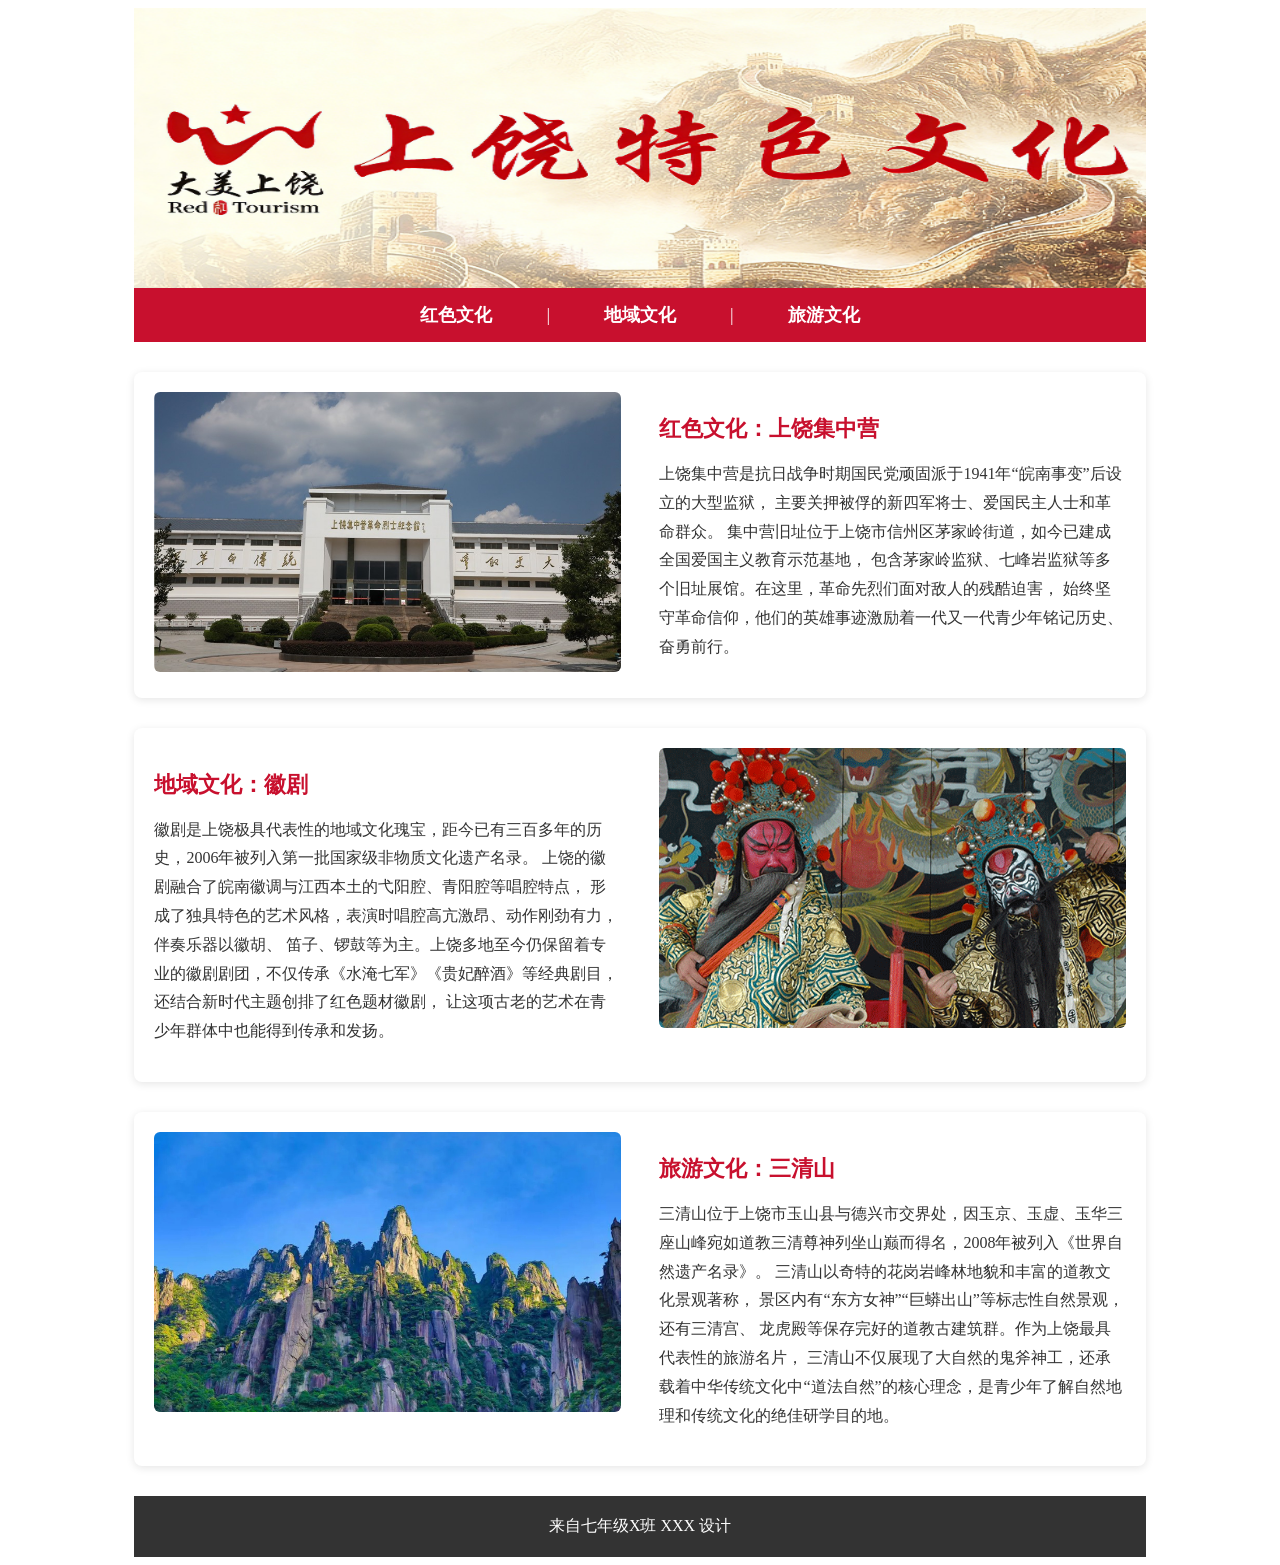
<file: index.html>
<!DOCTYPE html>
<html lang="zh-CN">
<head>
    <meta charset="UTF-8">
    <meta name="viewport" content="width=device-width, initial-scale=1.0">
    <title>上饶红色旅游网</title>
    <link rel="stylesheet" href="index.css">
</head>
<body>
    <!-- 顶部横幅 -->
    <div class="banner"><img src="./img/首页/横幅.png" alt=""></div>

    <!-- 导航栏 - 核心修改部分：添加竖线分隔符 -->
    <div class="nav">
        <a href="./carousel.html" class="nav-item">红色文化</a>
        <span class="separator">|</span>
        <a href="./layout.html" class="nav-item">地域文化</a>
        <span class="separator">|</span>
        <a href="./grid.html" class="nav-item">旅游文化</a>
    </div>

 <!-- 主内容区 -->
<div class="main-container">
    <!-- 红色文化：上饶集中营 -->
    <div class="section-left-img">
        <div class="img-box-left">
            <img src="./img/红色文化/革命烈士纪念馆.jpg" alt="上饶集中营">
        </div>
        <div class="text-box-common">
            <h3 class="title-common">红色文化：上饶集中营</h3>
            <p class="content-common">上饶集中营是抗日战争时期国民党顽固派于1941年“皖南事变”后设立的大型监狱，
                主要关押被俘的新四军将士、爱国民主人士和革命群众。
                集中营旧址位于上饶市信州区茅家岭街道，如今已建成全国爱国主义教育示范基地，
                包含茅家岭监狱、七峰岩监狱等多个旧址展馆。在这里，革命先烈们面对敌人的残酷迫害，
                始终坚守革命信仰，他们的英雄事迹激励着一代又一代青少年铭记历史、奋勇前行。</p>
        </div>
    </div>

    <!-- 地域文化：徽剧 -->
    <div class="section-right-img">
        <div class="img-box-right">
            <img src="./img/地域文化/婺源徽剧.png" alt="徽剧">
        </div>
        <div class="text-box-common">
            <h3 class="title-common">地域文化：徽剧</h3>
            <p class="content-common">徽剧是上饶极具代表性的地域文化瑰宝，距今已有三百多年的历史，2006年被列入第一批国家级非物质文化遗产名录。
                上饶的徽剧融合了皖南徽调与江西本土的弋阳腔、青阳腔等唱腔特点，
                形成了独具特色的艺术风格，表演时唱腔高亢激昂、动作刚劲有力，伴奏乐器以徽胡、
                笛子、锣鼓等为主。上饶多地至今仍保留着专业的徽剧剧团，不仅传承《水淹七军》《贵妃醉酒》等经典剧目，还结合新时代主题创排了红色题材徽剧，
                让这项古老的艺术在青少年群体中也能得到传承和发扬。</p>
        </div>
    </div>

    <!-- 旅游文化：三清山 -->
    <div class="section-left-img">
        <div class="img-box-left">
            <img src="./img/旅游文化/三清山.jpg" alt="三清山">
        </div>
        <div class="text-box-common">
            <h3 class="title-common">旅游文化：三清山</h3>
            <p class="content-common">三清山位于上饶市玉山县与德兴市交界处，因玉京、玉虚、玉华三座山峰宛如道教三清尊神列坐山巅而得名，2008年被列入《世界自然遗产名录》。
                三清山以奇特的花岗岩峰林地貌和丰富的道教文化景观著称，
                景区内有“东方女神”“巨蟒出山”等标志性自然景观，还有三清宫、
                龙虎殿等保存完好的道教古建筑群。作为上饶最具代表性的旅游名片，
                三清山不仅展现了大自然的鬼斧神工，还承载着中华传统文化中“道法自然”的核心理念，是青少年了解自然地理和传统文化的绝佳研学目的地。</p>
        </div>
    </div>
</div>
    <!-- 页脚 -->
    <div class="footer">
        来自七年级X班 XXX 设计
    </div>
</body>
</html>
</file>
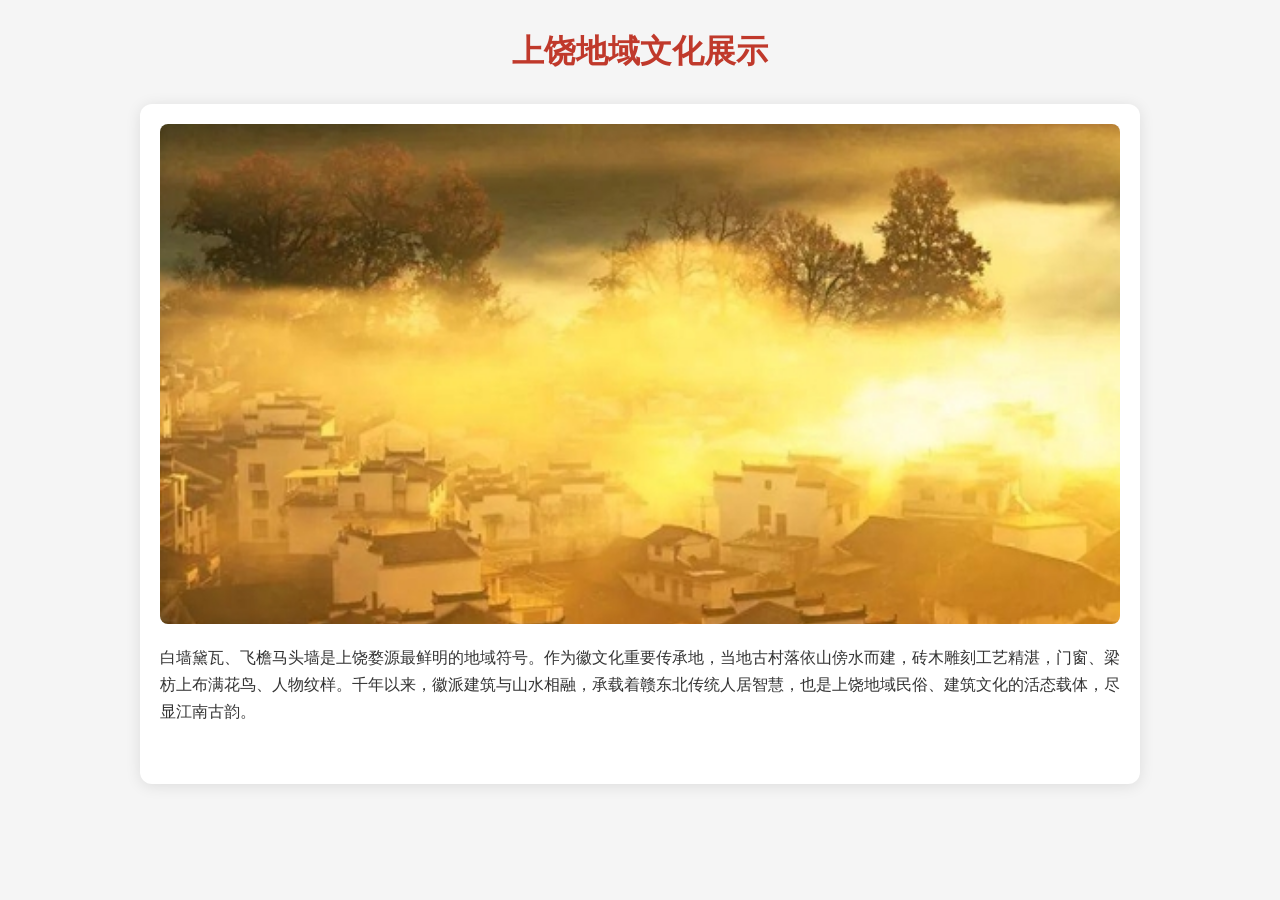
<file: carousel.html>
<!DOCTYPE html>
<html lang="zh-CN">
<head>
    <meta charset="UTF-8">
    <meta name="viewport" content="width=device-width, initial-scale=1.0">
    <title>上饶文化 - 轮播展示</title>
    <link rel="stylesheet" href="carousel.css">
</head>
<body>
    <div class="container">
        <h1 class="title">上饶地域文化展示</h1>
        <div class="carousel-box" id="carouselBox">
            <div class="carousel">
                <div class="carousel-item active">
                    <img src="./img/地域文化/01.jpg" alt="婺源徽派古民居">
                </div>
                <div class="carousel-item">
                    <img src="./img/地域文化/02.jpg" alt="弋阳腔表演">
                </div>
                <div class="carousel-item">
                    <img src="./img/地域文化/03.jpg" alt="铅山连四纸制作">
                </div>
                <div class="carousel-item">
                    <img src="./img/地域文化/04.jpg" alt="三清山畲族民俗">
                </div>
                <div class="carousel-item">
                    <img src="./img/地域文化/05.jpg" alt="广丰木雕工艺">
                </div>
                <div class="carousel-item">
                    <img src="./img/地域文化/06.jpg" alt="婺源晒秋景观">
                </div>
            </div>

            <div class="intro-box" id="introBox">
                <p class="intro-text active">白墙黛瓦、飞檐马头墙是上饶婺源最鲜明的地域符号。作为徽文化重要传承地，当地古村落依山傍水而建，砖木雕刻工艺精湛，门窗、梁枋上布满花鸟、人物纹样。千年以来，徽派建筑与山水相融，承载着赣东北传统人居智慧，也是上饶地域民俗、建筑文化的活态载体，尽显江南古韵。</p>
                <p class="intro-text">弋阳腔被誉为“戏曲活化石”，发源于上饶弋阳，是国家级非物质文化遗产。唱腔高亢粗犷、一唱众和，不用管弦伴奏，仅以锣鼓相和。数百年来扎根民间，融合地方方言与民俗，逢节庆、庙会登台演出，是上饶本土戏曲文化的代表。</p>
                <p class="intro-text">连四纸产自上饶铅山，是国家级非遗手工造纸技艺。以嫩竹为原料，经上百道纯手工工序制成，纸张洁白柔韧、防虫耐存，自古便是书画、典籍专用纸。这项古老技艺传承千年，工序繁复且全凭匠人经验，是上饶传统手工业文化的瑰宝。</p>
                <p class="intro-text">上饶部分山区聚居畲族，形成独特的少数民族地域文化。畲民擅长山歌、传统舞蹈与手工刺绣，服饰色彩艳丽、纹样精美。每逢传统节日，村民会举办对歌、祭祖、民俗表演等活动，畲族文化与汉族民俗交融共生。</p>
                <p class="intro-text">广丰木雕是上饶传统民间工艺，选材考究、刀法细腻，分为建筑雕饰、摆件、家具雕刻等类别。作品题材多取自吉祥图案、山水人物、民间故事，构图精巧、栩栩如生。这项技艺世代相传，广泛用于古建修缮。</p>
                <p class="intro-text">晒秋是上饶婺源流传数百年的农耕民俗文化。每到秋季，村民将辣椒、玉米、南瓜、稻谷等农作物晾晒在晒楼、晒匾之上，五彩斑斓的作物铺满村落。这不仅是秋收劳作场景，更是顺应自然的乡土习俗，勾勒出浓郁的田园烟火气。</p>
            </div>
        </div>
    </div>

    <script src="carousel.js"></script>
</body>
</html>
</file>
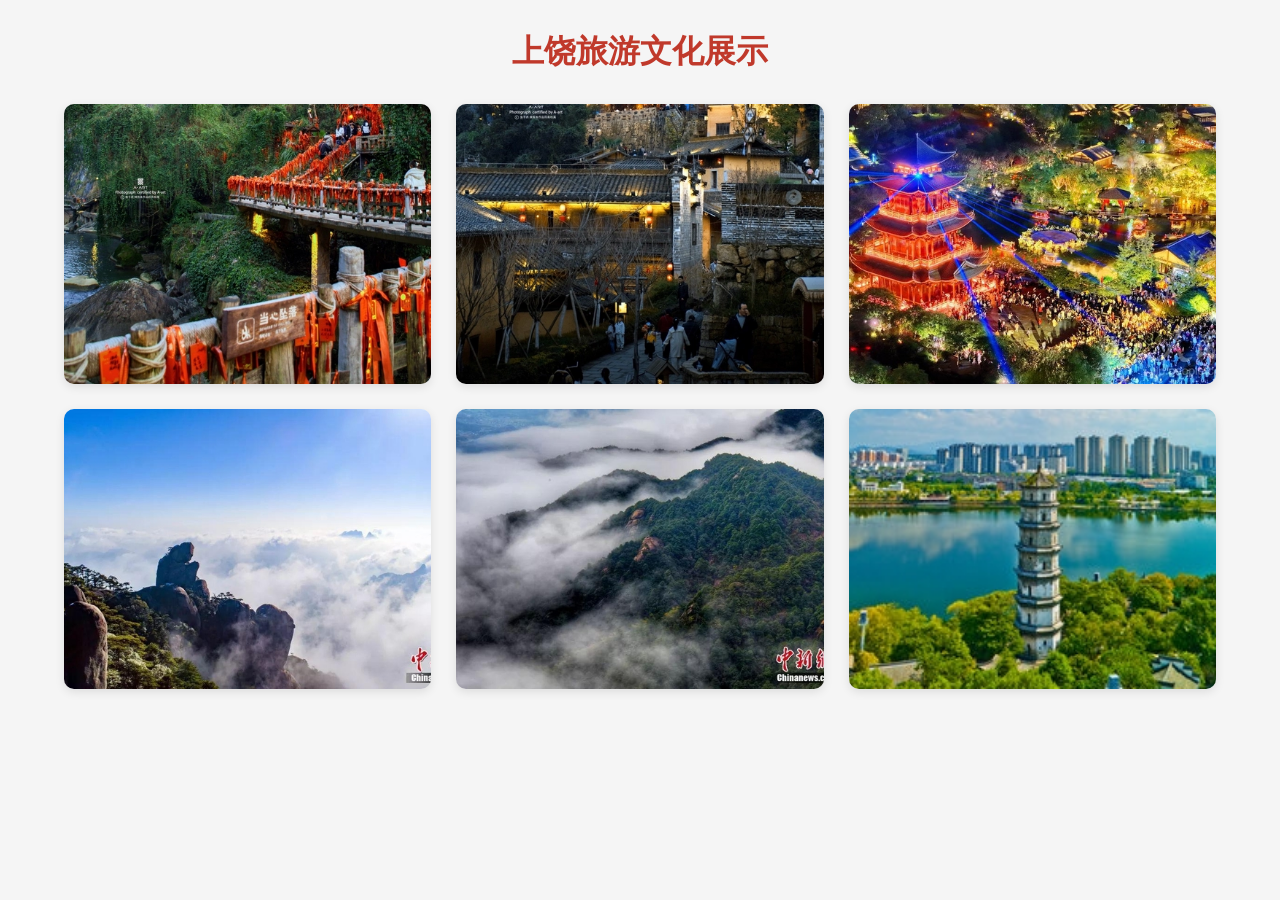
<file: grid.html>
<!DOCTYPE html>
<html lang="zh-CN">
<head>
    <meta charset="UTF-8">
    <meta name="viewport" content="width=device-width, initial-scale=1.0">
    <title>上饶文化 - 网格悬浮</title>
    <link rel="stylesheet" href="grid.css">
</head>
<body>
    <div class="container">
        <h1>上饶旅游文化展示</h1>
        <div class="grid-box">
            <div class="grid-item">
                <img src="./img/旅游文化/01.webp" alt="三清山风景区">
                <div class="mask">三清山是上饶核心旅游名片，世界自然遗产、国家5A级景区。景区花岗岩峰林奇绝，怪石、云海、松涛、佛光四大景观闻名天下，山岳风光雄奇秀美。山间道观、摩崖石刻相融自然，兼具自然风光与道教文化底蕴。</div>
            </div>
            <div class="grid-item">
                <img src="./img/旅游文化/02.webp" alt="江湾古村落">
                <div class="mask">婺源江湾是国家5A级古村落景区，始建于隋代，文风鼎盛、人才辈出。村内古街、古宅、宗祠、亭台保存完整，徽派建筑错落有致，水系环绕村落。这里将古建文化、田园风光融为一体，漫步街巷感受千年古村的静谧雅致。</div>
            </div>
            <div class="grid-item">
                <img src="./img/旅游文化/03.jpg" alt="篁岭景区">
                <div class="mask">婺源篁岭因“晒秋”闻名全国，是网红乡村旅游打卡地。村落建在群山之间，天街九巷蜿蜒曲折，古民居依山而建。除晒秋景观外，还有梯田花海、玻璃栈道、民俗体验等项目，自然景观与民俗体验完美结合。</div>
            </div>

            <div class="grid-item">
                <img src="./img/旅游文化/04.jpg" alt="龟峰风景名胜区">
                <div class="mask">弋阳龟峰为世界自然遗产、国家5A级景区，以奇特丹霞地貌著称。山体形似巨龟，奇峰林立、碧水环绕，峰峦形态逼真，移步换景。景区生态优良，人文古迹点缀山间，集奇山、秀水、幽洞、古刹于一体。</div>
            </div>
            <div class="grid-item">
                <img src="./img/旅游文化/05.jpg" alt="灵山风景区">
                <div class="mask">上饶灵山被誉为“天下第三十三福地”，山岳连绵、主峰挺拔，山体奇石遍布，梯田、竹海环绕山脚。景区融合自然生态、道教文化、户外休闲于一体，登山可俯瞰赣东北田园全景，云海升腾时宛若仙境。</div>
            </div>
            <div class="grid-item">
                <img src="./img/旅游文化/06.jpg" alt="河口古镇">
                <div class="mask">铅山河口古镇曾是明清时期繁华的水运码头、商贸重镇，享有“万里茶道第一镇”美誉。古镇保留完整的明清古街、码头、商号建筑，青石板路蜿蜒悠长，茶道文化、商贸历史底蕴深厚，成为特色文旅景区。</div>
            </div>
        </div>
    </div>
</body>
</html>
</file>
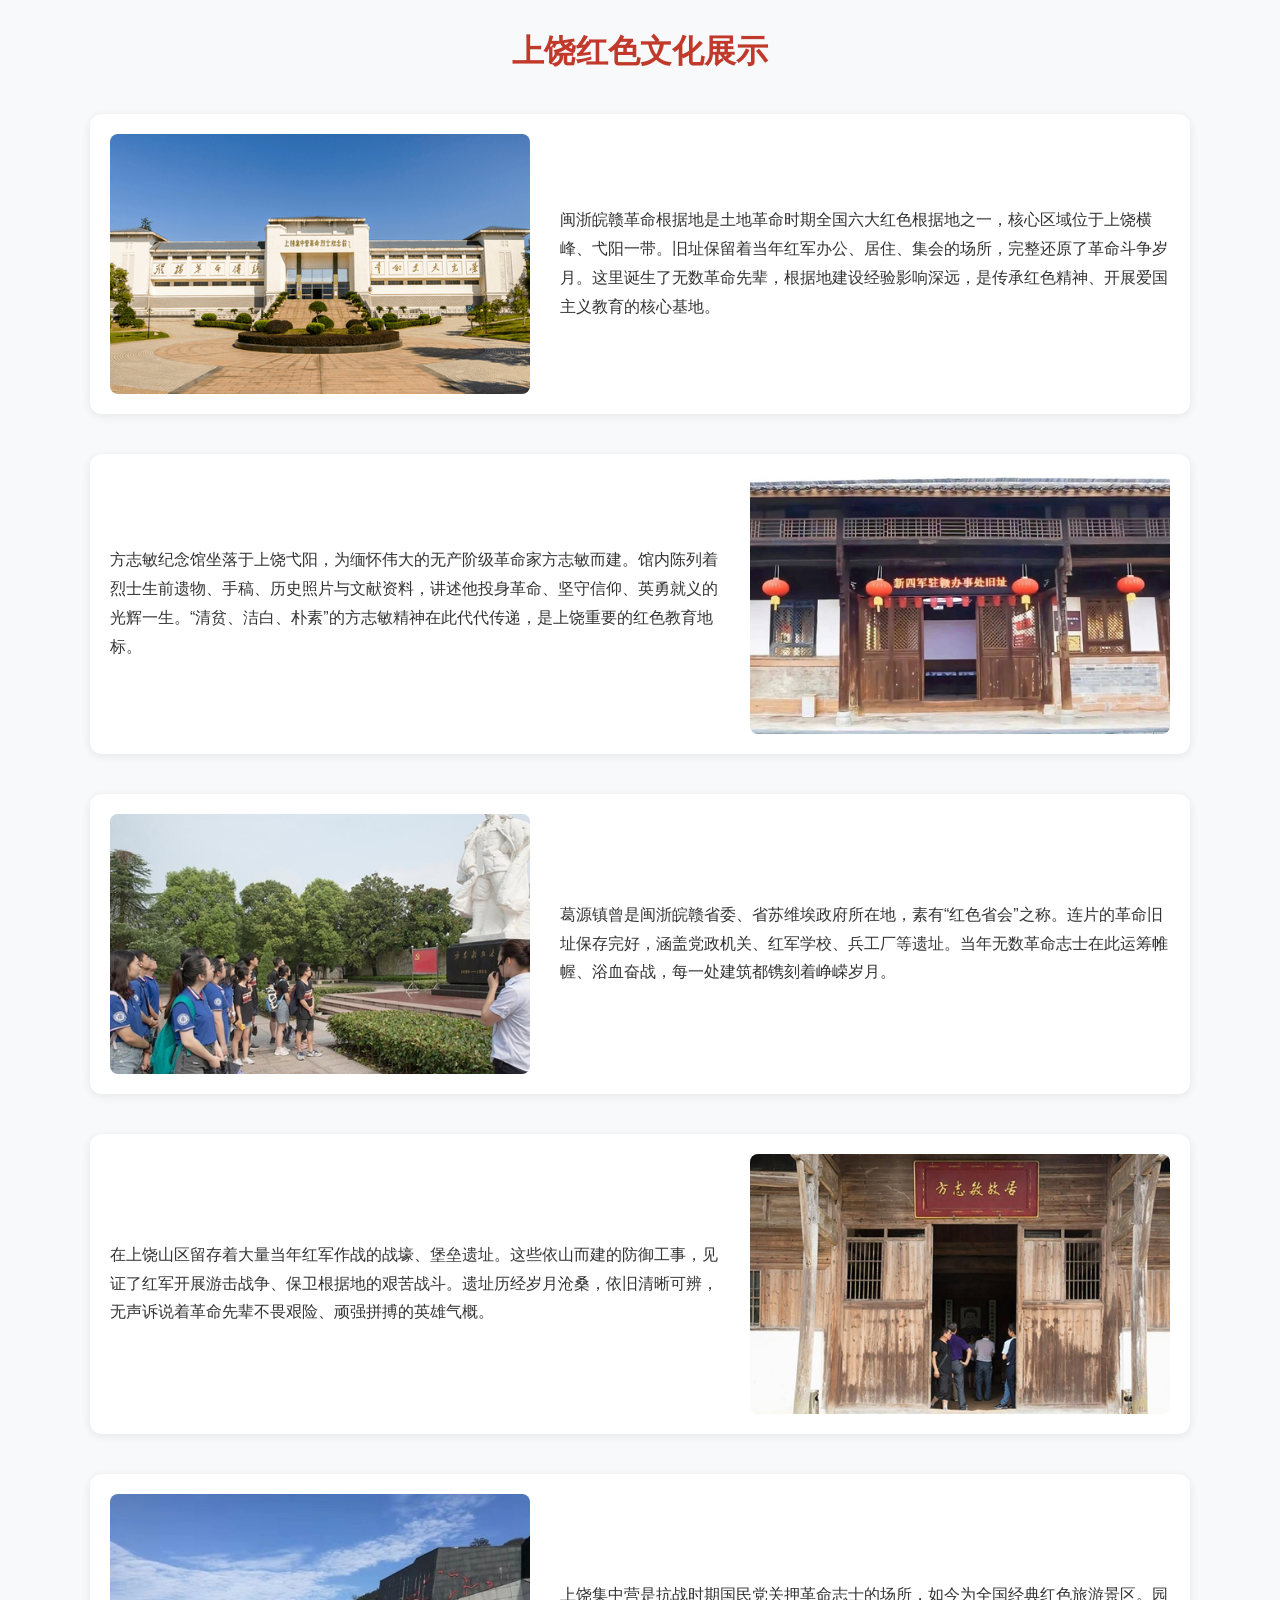
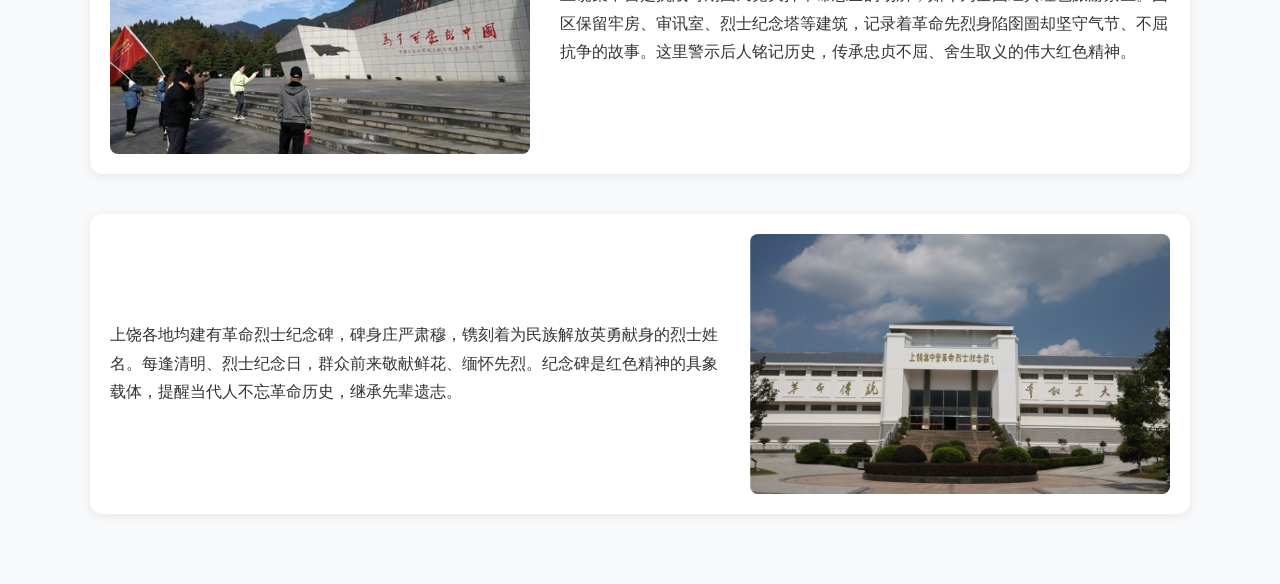
<file: layout.html>
<!DOCTYPE html>
<html lang="zh-CN">
<head>
    <meta charset="UTF-8">
    <meta name="viewport" content="width=device-width, initial-scale=1.0">
    <title>上饶文化 - 交错排版</title>
    <link rel="stylesheet" href="layout.css">
</head>
<body>
    <div class="container">
        <h1>上饶红色文化展示</h1>

        <div class="card left">
            <img src="./img/红色文化/01.png" alt="闽浙皖赣革命根据地旧址">
            <div class="text">
                <p>闽浙皖赣革命根据地是土地革命时期全国六大红色根据地之一，核心区域位于上饶横峰、弋阳一带。旧址保留着当年红军办公、居住、集会的场所，完整还原了革命斗争岁月。这里诞生了无数革命先辈，根据地建设经验影响深远，是传承红色精神、开展爱国主义教育的核心基地。</p>
            </div>
        </div>

        <div class="card right">
            <img src="./img/红色文化/02.jpg" alt="方志敏纪念馆">
            <div class="text">
                <p>方志敏纪念馆坐落于上饶弋阳，为缅怀伟大的无产阶级革命家方志敏而建。馆内陈列着烈士生前遗物、手稿、历史照片与文献资料，讲述他投身革命、坚守信仰、英勇就义的光辉一生。“清贫、洁白、朴素”的方志敏精神在此代代传递，是上饶重要的红色教育地标。</p>
            </div>
        </div>

        <div class="card left">
            <img src="./img/红色文化/03.jpg" alt="葛源革命旧址群">
            <div class="text">
                <p>葛源镇曾是闽浙皖赣省委、省苏维埃政府所在地，素有“红色省会”之称。连片的革命旧址保存完好，涵盖党政机关、红军学校、兵工厂等遗址。当年无数革命志士在此运筹帷幄、浴血奋战，每一处建筑都镌刻着峥嵘岁月。</p>
            </div>
        </div>

        <div class="card right">
            <img src="./img/红色文化/04.jpg" alt="红军战壕遗址">
            <div class="text">
                <p>在上饶山区留存着大量当年红军作战的战壕、堡垒遗址。这些依山而建的防御工事，见证了红军开展游击战争、保卫根据地的艰苦战斗。遗址历经岁月沧桑，依旧清晰可辨，无声诉说着革命先辈不畏艰险、顽强拼搏的英雄气概。</p>
            </div>
        </div>

        <div class="card left">
            <img src="./img/红色文化/05.jpg" alt="上饶集中营名胜区">
            <div class="text">
                <p>上饶集中营是抗战时期国民党关押革命志士的场所，如今为全国经典红色旅游景区。园区保留牢房、审讯室、烈士纪念塔等建筑，记录着革命先烈身陷囹圄却坚守气节、不屈抗争的故事。这里警示后人铭记历史，传承忠贞不屈、舍生取义的伟大红色精神。</p>
            </div>
        </div>

        <div class="card right">
            <img src="./img/红色文化/革命烈士纪念馆.jpg" alt="革命烈士纪念碑">
            <div class="text">
                <p>上饶各地均建有革命烈士纪念碑，碑身庄严肃穆，镌刻着为民族解放英勇献身的烈士姓名。每逢清明、烈士纪念日，群众前来敬献鲜花、缅怀先烈。纪念碑是红色精神的具象载体，提醒当代人不忘革命历史，继承先辈遗志。</p>
            </div>
        </div>
    </div>
</body>
</html>
</file>
<file: index.css>
/* 顶部横幅 */
        .banner img {
            height: 280px;
            width: 80%;
            display: block;
            margin: 0 auto;
        }

        /* 导航栏 - 核心修改部分 */
        .nav {
            background-color: #c8102e;
            width: 80%;
            text-align: center;
            padding: 15px 0;
            margin: 0 auto;
        }

        .nav .nav-item {
            display: inline-block;
            color: white;
            text-decoration: none;
            font-size: 18px;
            margin: 0 50px;
            font-weight: bold;
        }

        /* 竖线分隔符样式 */
        /* span行内元素，通常用于包裹行内的小部分文本 / 元素，实现局部样式修改 */
        .nav .separator {
            color: white;
            font-size: 18px;
        }

        .nav .nav-item:hover {
            color: #f4ec59;
        }

        /* 主内容容器 */
        .main-container {
            width: 80%;
            margin: 30px auto;
        }

        /* 左侧图片的区块容器 */
        .section-left-img {
            background-color: white;
            margin-bottom: 30px;
            padding: 20px;
            border-radius: 8px;
            box-shadow: 0 2px 8px rgba(0, 0, 0, 0.1);
            overflow: hidden;
        }

        /* 右侧图片的区块容器 */
        .section-right-img {
            background-color: white;
            margin-bottom: 30px;
            padding: 20px;
            border-radius: 8px;
            box-shadow: 0 2px 8px rgba(0, 0, 0, 0.1);
            overflow: hidden;
        }

        /* 左侧图片盒子 */
        .img-box-left {
            float: left;
            width: 48%;
            margin-right: 4%;
        }

        /* 右侧图片盒子 */
        .img-box-right {
            float: right;
            width: 48%;
            margin-left: 4%;
        }

        /* 图片样式（通用） */
        .img-box-left img,
        .img-box-right img {
            width: 100%;
            height: 280px;
            object-fit: cover;
            border-radius: 6px;
        }

        /* 文本盒子（通用） */
        .text-box-common {
            overflow: hidden;
        }

        /* 标题样式（通用） */
        .title-common {
            color: #c8102e;
            margin-bottom: 10px;
            font-size: 22px;
        }

        /* 正文样式（通用） */
        .content-common {
            line-height: 1.8;
            color: #333;
            font-size: 16px;
        }

        /* 页脚 */
        .footer {
            background-color: #333;
            color: white;
            text-align: center;
            padding: 20px 0;
            margin-top: 40px;
            width: 80%;
            margin: 0 auto;
        }
</file>
<file: carousel.css>
* {
    margin: 0;
    padding: 0;
    box-sizing: border-box;
    font-family: "Microsoft YaHei", sans-serif;
}

body {
    background-color: #f5f5f5;
    padding: 30px 0;
}

.container {
    width: 90%;
    max-width: 1000px;
    margin: 0 auto;
}

.title {
    text-align: center;
    font-size: 32px;
    color: #c0392b;
    margin-bottom: 30px;
}

.carousel-box {
    background: #fff;
    padding: 20px;
    border-radius: 12px;
    box-shadow: 0 2px 15px rgba(0,0,0,0.1);
}

.carousel {
    position: relative;
    width: 100%;
    height: 500px;
    overflow: hidden;
    border-radius: 8px;
}

.carousel-item {
    position: absolute;
    width: 100%;
    height: 100%;
    opacity: 0;
    transition: opacity 1s ease;
}

.carousel-item.active {
    opacity: 1;
}

.carousel-item img {
    width: 100%;
    height: 100%;
    object-fit: cover;
}

.intro-box {
    margin-top: 20px;
    min-height: 120px;
}

.intro-text {
    font-size: 16px;
    line-height: 1.7;
    color: #333;
    display: none;
}

.intro-text.active {
    display: block;
}
</file>
<file: grid.css>
* {
    margin: 0;
    padding: 0;
    box-sizing: border-box;
    font-family: "Microsoft YaHei", sans-serif;
}

body {
    background-color: #f5f5f5;
    padding: 30px 0;
}

.container {
    width: 90%;
    max-width: 1200px;
    margin: 0 auto;
}

h1 {
    text-align: center;
    font-size: 32px;
    color: #c0392b;
    margin-bottom: 30px;
}

.grid-box {
    display: grid;
    grid-template-columns: repeat(3, 1fr);
    gap: 25px;
}

.grid-item {
    position: relative;
    height: 280px;
    border-radius: 10px;
    overflow: hidden;
    cursor: pointer;
    box-shadow: 0 3px 10px rgba(0,0,0,0.1);
}

.grid-item img {
    width: 100%;
    height: 100%;
    object-fit: cover;
    transition: 0.3s;
}

.grid-item .mask {
    position: absolute;
    left: 0;
    top: 0;
    width: 100%;
    height: 100%;
    background: rgba(0,0,0,0.7);
    color: #fff;
    display: flex;
    align-items: center;
    justify-content: center;
    padding: 20px;
    font-size: 15px;
    line-height: 1.7;
    opacity: 0;
    transition: opacity 0.4s ease;
}

.grid-item:hover .mask {
    opacity: 1;
}

.grid-item:hover img {
    transform: scale(1.08);
}

@media (max-width:900px) {
    .grid-box {
        grid-template-columns: repeat(2,1fr);
    }
}

@media (max-width:600px) {
    .grid-box {
        grid-template-columns: 1fr;
    }
}
</file>
<file: layout.css>
* {
    margin: 0;
    padding: 0;
    box-sizing: border-box;
    font-family: "Microsoft YaHei", sans-serif;
}

body {
    background: #f8f9fa;
    padding: 30px 0;
}

.container {
    width: 90%;
    max-width: 1100px;
    margin: 0 auto;
}

h1 {
    text-align: center;
    font-size: 32px;
    color: #c0392b;
    margin-bottom: 40px;
}

.card {
    display: flex;
    align-items: center;
    gap: 30px;
    margin-bottom: 40px;
    background: #fff;
    padding: 20px;
    border-radius: 12px;
    box-shadow: 0 2px 10px rgba(0,0,0,0.08);
}

.card img {
    width: 420px;
    height: 260px;
    object-fit: cover;
    border-radius: 8px;
}

.card .text {
    flex: 1;
    font-size: 16px;
    line-height: 1.8;
    color: #333;
}

.card.left {
    flex-direction: row;
}

.card.right {
    flex-direction: row-reverse;
}

@media (max-width:768px) {
    .card, .card.right {
        flex-direction: column;
    }
    .card img {
        width: 100%;
    }
}
</file>
